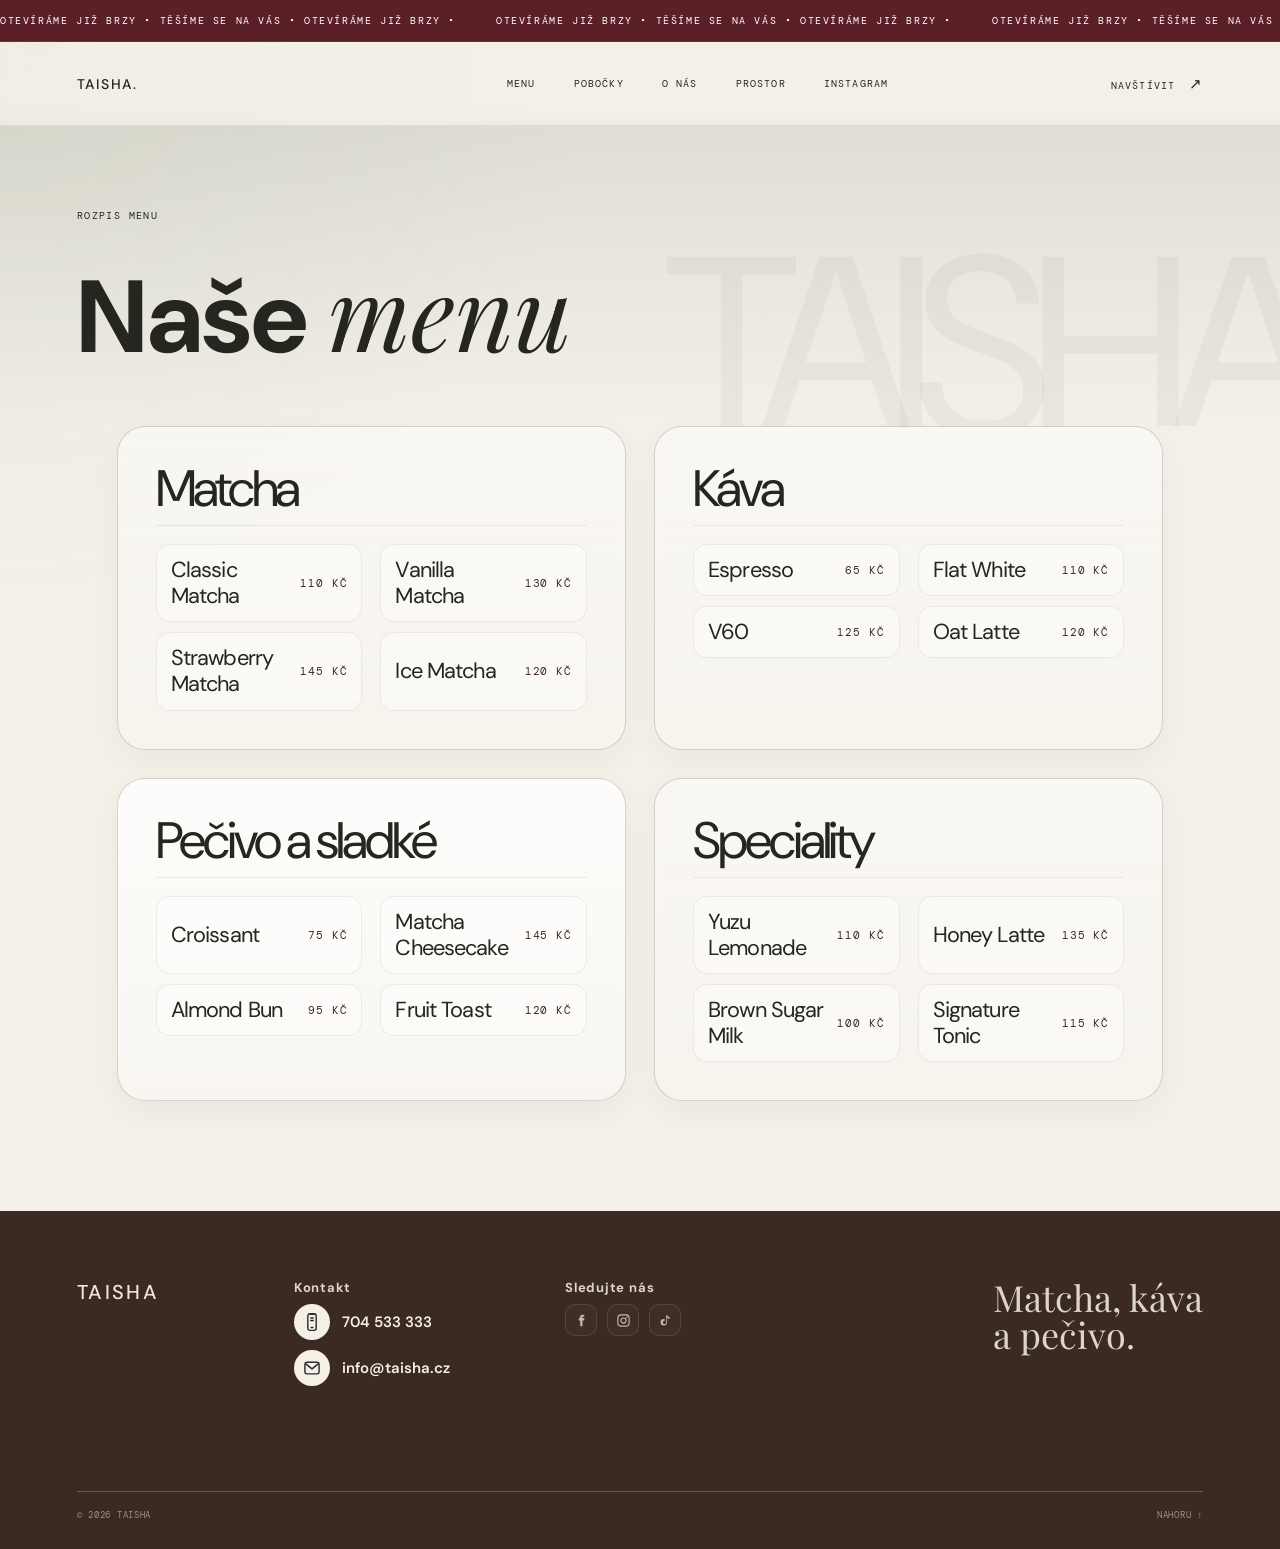
<file: menu.html>
<!doctype html>
<html lang="cs">
  <head>
    <meta charset="UTF-8" />
    <meta name="viewport" content="width=device-width, initial-scale=1.0" />
    <meta name="description" content="Taisha — rozpis menu. Matcha, káva, pečivo a sladké speciality." />
    <title>Taisha — Rozpis menu</title>
    <link rel="icon" type="image/png" href="img/logo.png" />
    <link rel="stylesheet" href="style.css?v=2">
    <link rel="stylesheet" href="menu-page.css?v=2">
  </head>
  <body class="menu-page-body">
    <div class="announcement-bar" aria-label="Announcement">
      <div class="announcement-track">
        <div class="announcement-group" aria-label="Otevíráme brzy">
          <span>OTEVÍRÁME JIŽ BRZY • TĚŠÍME SE NA VÁS • OTEVÍRÁME JIŽ BRZY •</span>
          <span>OTEVÍRÁME JIŽ BRZY • TĚŠÍME SE NA VÁS • OTEVÍRÁME JIŽ BRZY •</span>
        </div>
        <div class="announcement-group" aria-hidden="true">
          <span>OTEVÍRÁME JIŽ BRZY • TĚŠÍME SE NA VÁS • OTEVÍRÁME JIŽ BRZY •</span>
          <span>OTEVÍRÁME JIŽ BRZY • TĚŠÍME SE NA VÁS • OTEVÍRÁME JIŽ BRZY •</span>
        </div>
      </div>
    </div>

    <header class="site-header" id="top">
      <a class="brand" href="index.html" aria-label="Taisha — domů">TAISHA<span class="brand-dot">.</span></a>
      <nav class="desktop-nav" aria-label="Hlavní navigace">
        <a href="menu.html">Menu</a>
        <a href="index.html#locations">Pobočky</a>
        <a href="index.html#about">O nás</a>
        <a href="index.html#space">Prostor</a>
        <a href="https://www.instagram.com/taisha.cafe/" target="_blank" >Instagram</a>
      </nav>
      <a class="header-visit" href="index.html#find-us">Navštívit <span>↗</span></a>
      <button class="menu-toggle" type="button" aria-label="Otevřít menu" aria-expanded="false">
        <span></span><span></span>
      </button>
    </header>

    <main class="page-shell">
      <section class="menu-page-hero section-pad">
        <p class="eyebrow">Rozpis menu</p>
        <h1>Naše <em>menu</em></h1>
      </section>

      <section class="menu-catalog section-pad">
        <article class="menu-category">
          <div class="menu-category-head">
            <h2>Matcha</h2>
          </div>
          <div class="menu-products">
            <div class="menu-product">
              <span class="menu-item-name">Classic Matcha</span>
              <span class="menu-item-price">110 Kč</span>
            </div>
            <div class="menu-product">
              <span class="menu-item-name">Vanilla Matcha</span>
              <span class="menu-item-price">130 Kč</span>
            </div>
            <div class="menu-product">
              <span class="menu-item-name">Strawberry Matcha</span>
              <span class="menu-item-price">145 Kč</span>
            </div>
            <div class="menu-product">
              <span class="menu-item-name">Ice Matcha</span>
              <span class="menu-item-price">120 Kč</span>
            </div>
          </div>
        </article>

        <article class="menu-category">
          <div class="menu-category-head">
            <h2>Káva</h2>
          </div>
          <div class="menu-products">
            <div class="menu-product">
              <span class="menu-item-name">Espresso</span>
              <span class="menu-item-price">65 Kč</span>
            </div>
            <div class="menu-product">
              <span class="menu-item-name">Flat White</span>
              <span class="menu-item-price">110 Kč</span>
            </div>
            <div class="menu-product">
              <span class="menu-item-name">V60</span>
              <span class="menu-item-price">125 Kč</span>
            </div>
            <div class="menu-product">
              <span class="menu-item-name">Oat Latte</span>
              <span class="menu-item-price">120 Kč</span>
            </div>
          </div>
        </article>

        <article class="menu-category menu-featured">
          <div class="menu-category-head">
            <h2>Pečivo a sladké</h2>
          </div>
          <div class="menu-products">
            <div class="menu-product">
              <span class="menu-item-name">Croissant</span>
              <span class="menu-item-price">75 Kč</span>
            </div>
            <div class="menu-product">
              <span class="menu-item-name">Matcha Cheesecake</span>
              <span class="menu-item-price">145 Kč</span>
            </div>
            <div class="menu-product">
              <span class="menu-item-name">Almond Bun</span>
              <span class="menu-item-price">95 Kč</span>
            </div>
            <div class="menu-product">
              <span class="menu-item-name">Fruit Toast</span>
              <span class="menu-item-price">120 Kč</span>
            </div>
          </div>
        </article>

        <article class="menu-category">
          <div class="menu-category-head">
            <h2>Speciality</h2>
          </div>
          <div class="menu-products">
            <div class="menu-product">
              <span class="menu-item-name">Yuzu Lemonade</span>
              <span class="menu-item-price">110 Kč</span>
            </div>
            <div class="menu-product">
              <span class="menu-item-name">Honey Latte</span>
              <span class="menu-item-price">135 Kč</span>
            </div>
            <div class="menu-product">
              <span class="menu-item-name">Brown Sugar Milk</span>
              <span class="menu-item-price">100 Kč</span>
            </div>
            <div class="menu-product">
              <span class="menu-item-name">Signature Tonic</span>
              <span class="menu-item-price">115 Kč</span>
            </div>
          </div>
        </article>
      </section>
    </main>

    <footer class="site-footer" id="instagram">
      <div class="footer-top">
        <a class="brand footer-brand" href="index.html">TAISHA<span class="brand-dot">.</span></a>

        <div class="footer-meta">
          <div class="footer-contact">
            <h4>Kontakt</h4>
            <ul>
              <li class="contact-item contact-phone">
                <svg width="16" height="16" viewBox="0 0 24 24" fill="none" stroke="currentColor" stroke-width="1.7" stroke-linecap="round" stroke-linejoin="round" aria-hidden="true"><path d="M7 4.5a2.5 2.5 0 0 1 2.5-2.5h5A2.5 2.5 0 0 1 17 4.5v15A2.5 2.5 0 0 1 14.5 22h-5A2.5 2.5 0 0 1 7 19.5v-15Z"/><path d="M9.5 2.8h5"/><path d="M11 18.5h2"/><path d="M10.5 7.2h3"/><path d="M10.5 10.2h3"/></svg>
                <a href="tel:704533333">704 533 333</a>
              </li>
              <li class="contact-item contact-email">
                <svg width="16" height="16" viewBox="0 0 24 24" fill="none" stroke="currentColor" stroke-width="1.7" stroke-linecap="round" stroke-linejoin="round" aria-hidden="true"><path d="M3.5 7.5A2.5 2.5 0 0 1 6 5h12a2.5 2.5 0 0 1 2.5 2.5v9A2.5 2.5 0 0 1 18 19H6a2.5 2.5 0 0 1-2.5-2.5v-9Z"/><path d="m4.5 7 7.5 6 7.5-6"/></svg>
                <a href="mailto:info@taisha.cz">info@taisha.cz</a>
              </li>
            </ul>
          </div>

          <div class="footer-socials">
            <h4>Sledujte nás</h4>
            <div class="footer-social-grid">
              <div class="social-branch">
                <div class="social-links">
                  <a href="https://www.facebook.com" target="_blank" rel="noreferrer" class="social-link social-facebook" aria-label="Facebook">
                    <svg viewBox="0 0 24 24" aria-hidden="true"><path d="M13.5 8.5V6.8c0-.9.6-1.3 1.3-1.3h1.6V2.8h-2.8c-2.7 0-3.9 1.7-3.9 3.9v1.8H7.5v3.4h2.4V21h3.6v-9.1h2.7l.4-3.4h-3.1Z" fill="currentColor"/></svg>
                  </a>
                  <a href="https://www.instagram.com/taisha.cafe" target="_blank" rel="noreferrer" class="social-link social-instagram" aria-label="Instagram">
                    <svg viewBox="0 0 24 24" aria-hidden="true"><rect x="3" y="3" width="18" height="18" rx="5" fill="none" stroke="currentColor" stroke-width="1.8"/><circle cx="12" cy="12" r="4.1" fill="none" stroke="currentColor" stroke-width="1.8"/><circle cx="17.3" cy="6.7" r="1.2" fill="currentColor"/></svg>
                  </a>
                  <a href="https://www.tiktok.com/@taisha.cafe" target="_blank" rel="noreferrer" class="social-link social-tiktok" aria-label="TikTok">
                    <svg viewBox="0 0 24 24" aria-hidden="true"><path d="M14.5 3.2c.8 2 2.2 3.1 4.4 3.4v2.7c-1.7-.1-3.2-.7-4.4-1.8v7.1a5.2 5.2 0 1 1-5.2-5.2c.5 0 .9.1 1.3.2v2.8a2.7 2.7 0 1 0 2.6 2.7V3.2h1.3Z" fill="currentColor"/></svg>
                  </a>
                </div>
              </div>
            </div>
          </div>
        </div>

        <p class="footer-tagline">Matcha, káva<br />a pečivo.</p>
      </div>
      <div class="footer-bottom"><span>© 2026 Taisha</span><a href="#top">Nahoru ↑</a></div>
    </footer>

    <div class="mobile-menu" aria-hidden="true">
      <nav>
        <a href="menu.html">Menu</a>
        <a href="index.html#locations">Pobočky</a>
        <a href="index.html#about">O nás</a>
        <a href="index.html#space">Prostor</a>
        <a href="index.html#instagram">Instagram</a>
      </nav>
    </div>

    <script>
      const header = document.querySelector('.site-header');
      const menuToggle = document.querySelector('.menu-toggle');
      const mobileMenu = document.querySelector('.mobile-menu');

      window.addEventListener('scroll', () => header.classList.toggle('scrolled', window.scrollY > 24));
      menuToggle.addEventListener('click', () => {
        const isOpen = document.body.classList.toggle('menu-open');
        menuToggle.setAttribute('aria-expanded', isOpen);
        mobileMenu.setAttribute('aria-hidden', !isOpen);
      });
      document.querySelectorAll('.mobile-menu a').forEach((link) => link.addEventListener('click', () => {
        document.body.classList.remove('menu-open');
        menuToggle.setAttribute('aria-expanded', 'false');
        mobileMenu.setAttribute('aria-hidden', 'true');
      }));
    </script>
  </body>
</html>
</file>
<file: style.css>
@import url('https://fonts.googleapis.com/css2?family=DM+Mono:wght@400&family=DM+Sans:wght@400;500&family=Playfair+Display:ital,wght@0,400;0,500;1,400;1,500&display=swap');

:root { font-family: 'DM Sans', sans-serif; color: #25261f; background: #f4f0e8; font-synthesis: none; text-rendering: optimizeLegibility; -webkit-font-smoothing: antialiased; --ink: #25261f; --sage: #3B2A21; --sage-dark: #3B2A21; --wood: #3B2A21; --cream: #f4f0e8; --paper: #ebe5d9; --line: rgba(37,38,31,.22); }
* { box-sizing: border-box; }
html { scroll-behavior: smooth; }
body { margin: 0; min-width: 320px; background: var(--cream); }
a { color: inherit; text-decoration: none; }
button { font: inherit; }
img { display: block; width: 100%; height: 100%; object-fit: cover; }
.section-pad { padding-left: clamp(24px, 6vw, 96px); padding-right: clamp(24px, 6vw, 96px); }
.announcement-bar {
  position: fixed;
  top: 0;
  left: 0;
  z-index: 30;
  width: 100%;
  height: 42px;
  overflow: hidden;
  background: #5B1F28;
  color: #FFFFFF;
  border-bottom: 1px solid rgba(255,255,255,.08);
}

.announcement-track {
  display: inline-flex;
  align-items: center;
  width: max-content;
  height: 100%;
  white-space: nowrap;
  will-change: transform;
  animation: announcement-marquee 18s linear infinite;
}

.announcement-group {
  display: inline-flex;
  align-items: center;
  flex-shrink: 0;
}

.announcement-track span {
  display: inline-flex;
  align-items: center;
  justify-content: center;
  height: 100%;
  padding-right: 2.5rem;
  font-family: 'DM Mono', monospace;
  font-size: clamp(8px, 1.1vw, 10px);
  line-height: 1;
  letter-spacing: .16em;
  text-transform: uppercase;
}

@keyframes announcement-marquee {
  from { transform: translate3d(0, 0, 0); }
  to { transform: translate3d(-50%, 0, 0); }
}

.site-header { position: fixed; z-index: 10; top: 42px; left: 0; width: 100%; height: 84px; display: flex; align-items: center; justify-content: space-between; padding: 0 clamp(24px, 6vw, 96px); color: #f7f3eb; background: transparent; border-bottom: none; backdrop-filter: none; transition: background .4s, color .4s, box-shadow .4s; }
.site-header.scrolled { color: var(--ink); background: rgba(244,240,232,.94); box-shadow: 0 1px 0 var(--line); backdrop-filter: blur(14px); }
.brand { letter-spacing: .12em; font-size: 14px; font-weight: 500; }
.brand-dot { color: #3B2A21; }
.desktop-nav { display: flex; gap: clamp(20px, 3vw, 48px); margin-left: 13%; }
.desktop-nav a, .header-visit { font-family: 'DM Mono', monospace; text-transform: uppercase; font-size: 10px; letter-spacing: .11em; transition: opacity .25s; }
.desktop-nav a:hover, .header-visit:hover, .text-link:hover { opacity: .55; }
.header-visit span, .text-link span, .button span, .footer-social span { font-size: 15px; margin-left: 7px; }
.menu-toggle { display: none; border: 0; color: inherit; background: transparent; padding: 8px 0 8px 8px; cursor: pointer; }
.menu-toggle span { display: block; width: 23px; height: 1px; margin: 5px 0; background: currentColor; transition: transform .3s; }
.hero { position: relative; min-height: 100vh; padding-top: 150px; padding-bottom: 95px; display: grid; grid-template-columns: minmax(260px, .8fr) minmax(470px, 1.2fr); gap: 8%; align-items: center; background: var(--sage-dark); color: #f7f3eb; overflow: hidden; }
.hero::after { content: 'TAISHA'; position: absolute; right: -5vw; bottom: -5vw; color: rgba(244,240,232,.055); font-size: clamp(120px, 22vw, 360px); line-height: .8; letter-spacing: -.08em; font-weight: 500; pointer-events: none; }
.hero-copy { position: relative; z-index: 1; margin-top: -10px; }
.eyebrow { margin: 0 0 22px; font-family: 'DM Mono', monospace; text-transform: uppercase; letter-spacing: .14em; font-size: 10px; line-height: 1.5; }
.hero h1, h2 { margin: 0; font-weight: 400; line-height: .94; letter-spacing: -.065em; }
.hero h1 { font-size: clamp(70px, 10vw, 148px); }
h1 em, h2 em { font-family: 'Playfair Display', serif; font-weight: 400; }
.hero-intro { max-width: 305px; margin: 36px 0 40px; font-size: 14px; line-height: 1.7; color: rgba(247,243,235,.72); }
.hero-actions { display: flex; align-items: center; gap: 26px; }
.button { display: inline-flex; align-items: center; justify-content: center; padding: 15px 20px; font-family: 'DM Mono', monospace; text-transform: uppercase; letter-spacing: .08em; font-size: 10px; transition: transform .25s, background .25s, color .25s; }
.button:hover { transform: translateY(-3px); }
.button-dark { background: var(--ink); color: #f7f3eb; }
.button-dark:hover { background: #3B2A21; }
.button-outline { border: 1px solid var(--line); color: var(--ink); margin-top: 32px; }
.button-outline:hover { border-color: var(--ink); background: var(--ink); color: var(--cream); }
.text-link { font-family: 'DM Mono', monospace; font-size: 10px; letter-spacing: .08em; text-transform: uppercase; border-bottom: 1px solid currentColor; padding-bottom: 7px; transition: opacity .25s; }
.hero-visual { position: relative; z-index: 1; height: min(68vh, 700px); min-height: 480px; }
.hero-visual::after { content: ''; position: absolute; inset: 0; background: linear-gradient(180deg, transparent 58%, rgba(18,27,19,.38)); pointer-events: none; }
.hero-visual img { filter: saturate(.78); }
.hero-stamp { position: absolute; z-index: 1; right: -42px; top: 12%; width: 106px; height: 106px; border-radius: 50%; display: grid; place-items: center; text-align: center; background: #E9DED2; color: #F6F1E7; font-family: 'DM Mono', monospace; font-size: 8px; line-height: 1.25; letter-spacing: .07em; transform: rotate(12deg); }
.image-caption { position: absolute; z-index: 1; bottom: 25px; left: 25px; margin: 0; font-family: 'DM Mono', monospace; text-transform: uppercase; font-size: 9px; letter-spacing: .1em; line-height: 1.7; color: rgba(247,243,235,.8); }
.image-caption span { color: rgba(247,243,235,.55); }
.scroll-note { position: absolute; bottom: 34px; left: clamp(24px, 6vw, 96px); display: flex; align-items: center; gap: 13px; font-family: 'DM Mono', monospace; text-transform: uppercase; letter-spacing: .1em; font-size: 9px; color: rgba(247,243,235,.62); }
.scroll-line { width: 38px; height: 1px; background: currentColor; }
.locations { padding-top: clamp(100px, 13vw, 190px); padding-bottom: clamp(100px, 13vw, 180px); }
.section-heading { display: flex; justify-content: space-between; align-items: flex-end; margin-bottom: 74px; }
h2 { font-size: clamp(52px, 7.2vw, 108px); }
.location-grid { display: grid; grid-template-columns: 1fr 1fr; gap: clamp(20px, 6vw, 96px); }
.location-card:nth-child(2) { margin-top: 120px; }
.card-image { height: clamp(300px, 36vw, 530px); position: relative; overflow: hidden; }
.card-image img, .menu-image img, .story-image img, .gallery-item img { transition: transform .8s cubic-bezier(.2,.7,.2,1); }
.location-card:hover img, .menu-image:hover img, .gallery-item:hover img, .story-image:hover img { transform: scale(1.04); }
.card-number { position: absolute; top: 20px; left: 20px; padding: 8px 10px; background: var(--cream); font-family: 'DM Mono', monospace; font-size: 10px; }
.coming-badge { display: inline-block; background: var(--wood); color: var(--cream); padding: 6px 10px; border-radius: 999px; font-family: 'DM Mono', monospace; font-size: 10px; letter-spacing: .08em; }

.coming-overlay { position: absolute; left: 50%; top: 50%; transform: translate(-50%, -50%); background: rgba(37,38,31,.78); color: var(--cream); padding: 12px 18px; border-radius: 12px; display: flex; flex-direction: column; align-items: center; gap: 6px; text-align: center; box-shadow: 0 6px 20px rgba(0,0,0,.25); }
.coming-overlay small { display: block; font-family: 'DM Mono', monospace; font-size: 11px; color: rgba(247,243,235,.85); }
.card-image img { transition: transform .8s cubic-bezier(.2,.7,.2,1), filter .3s ease; }
.card-image .coming-overlay + .card-number, .card-image .coming-overlay { z-index: 3; }
.card-image .coming-overlay ~ img { filter: brightness(.6) saturate(.7); }

@media (max-width: 800px) { .coming-overlay { padding: 10px 14px; } }

/* Stronger coming-soon visual treatment */
.location-card.coming-soon { border: 1px solid rgba(37,38,31,.03); background: transparent; }
.location-card.coming-soon .card-image img { filter: grayscale(.35) brightness(.82) saturate(.65); transform: scale(1.01); }
.location-card.coming-soon .card-image::after { content: ''; position: absolute; inset: 0; background: linear-gradient(180deg, rgba(18,27,19,.12), rgba(18,27,19,.08)); border-radius: 0; pointer-events: none; }
.location-card.coming-soon .circle-arrow { display: none; }
.location-card.coming-soon .card-content { opacity: 0.98; }
.location-card.coming-soon:hover .card-image img { transform: none; }
.location-card.coming-soon .coming-overlay { background: linear-gradient(180deg, rgba(37,38,31,.7), rgba(37,38,31,.6)); backdrop-filter: blur(2px); }

/* Make badge text stand out */
.coming-badge { letter-spacing: .12em; font-weight: 600; }

.location-card.coming-soon { position: relative; }
.location-card.coming-soon .card-image, .location-card.coming-soon .card-content { position: relative; z-index: 1; }
.location-card.coming-soon .coming-label { position: relative; z-index: 3; font-family: 'DM Mono', monospace; font-size: 11px; letter-spacing: .08em; color: var(--sage-dark); margin-bottom: 6px; opacity: 1; }
.location-card.coming-soon .coming-note { margin-top: 8px; font-family: 'DM Mono', monospace; font-size: 13px; color: #6b6b63; }
.location-card.coming-soon .coming-badge { background: transparent; color: var(--wood); padding: 0; border-radius: 0; font-weight: 700; }

/* Dim only textual content; keep card background unchanged */
.location-card.coming-soon .card-content { color: rgba(37,38,31,0.62); }
.location-card.coming-soon .card-content h3,
.location-card.coming-soon .card-content p,
.location-card.coming-soon .card-content .eyebrow { opacity: 0.62; }
.location-card.coming-soon .card-content .coming-label { opacity: 1; }
.location-card.coming-soon .card-content .coming-badge { opacity: 1; }
.location-card.coming-soon .card-image img { filter: grayscale(.2) brightness(.9) saturate(.75); }

/* Find-us row coming-soon treatment */
.find-row.coming-soon { position: relative; }
.find-row.coming-soon .coming-label { font-family: 'DM Mono', monospace; font-size: 11px; letter-spacing: .08em; color: var(--sage-dark); margin-bottom: 6px; }
.find-row.coming-soon .coming-badge { background: transparent; color: var(--wood); padding: 0 6px; border-radius: 6px; font-weight: 700; }
.find-row.coming-soon h3, .find-row.coming-soon p, .find-row.coming-soon .find-hours p { opacity: 0.62; color: rgba(37,38,31,0.62); }
.find-row.coming-soon .circle-arrow { display: none; }

/* Footer contact styles */
.footer-top { display: flex; gap: 28px; align-items: flex-start; flex-wrap: wrap; }
.footer-meta { display: flex; gap: clamp(28px, 4vw, 64px); flex-wrap: wrap; align-items: flex-start; }
.footer-contact { min-width: 220px; }
.footer-contact h4,
.footer-socials h4 { margin: 0 0 8px 0; font-size: 13px; letter-spacing: .06em; color: rgba(238,232,219,.9); }
.footer-contact ul { list-style: none !important; padding: 0; margin: 0; display: flex; flex-direction: column; gap: 10px; }
.contact-item { display: flex; gap: 12px; align-items: center; color: var(--cream); font-size: 15px; }
.contact-item svg { flex: 0 0 36px; height: 36px; width: 36px; color: #2b2b2b; background: #f4f0e8; padding: 7px; border-radius: 50%; border: 1px solid rgba(255,255,255,.08); transition: background .18s ease, color .18s ease, transform .12s ease, box-shadow .18s ease; }
.contact-item:hover svg { transform: translateY(-3px); box-shadow: 0 8px 24px rgba(0,0,0,0.12); }
.contact-phone:hover svg { background: var(--wood); color: #fff; }
.contact-email:hover svg { background: #2d9cdb; color: #fff; }
.contact-item a { color: var(--cream); text-decoration: none; font-weight: 600; }

.footer-socials { min-width: 300px; }
.footer-social-grid { display: flex; flex-wrap: wrap; gap: 18px 30px; }
.social-branch { min-width: 150px; }
.social-branch p { margin: 0 0 10px; font-size: 12px; font-weight: 500; letter-spacing: .08em; text-transform: uppercase; color: rgba(238,232,219,.72); }
.social-links { display: flex; gap: 10px; }
.social-link { display: inline-flex; align-items: center; justify-content: center; width: 32px; height: 32px; border-radius: 10px; background: rgba(255,255,255,.02); border: 1px solid rgba(238,232,219,.12); color: rgba(238,232,219,.75); transition: transform .2s ease, border-color .25s ease, color .25s ease, background .25s ease, box-shadow .25s ease; }
.social-link svg { width: 15px; height: 15px; }
.social-link:hover { transform: translateY(-2px); box-shadow: 0 10px 18px rgba(0,0,0,0.12); }
.social-facebook:hover { background: #1877F2; color: #fff; border-color: #1877F2; }
.social-instagram:hover { background: linear-gradient(135deg,#f58529 0%,#dd2a7b 35%,#8134af 65%,#515bd4 100%); color: #fff; border-color: transparent; }
.social-tiktok:hover { background: linear-gradient(135deg,#010101 0%,#69C9D0 32%,#EE1D52 100%); color: #fff; border-color: transparent; }

.footer-tagline { margin: 0; color: rgba(238,232,219,.9); }
.card-content { position: relative; display: grid; grid-template-columns: 1fr 42px; gap: 12px; padding-top: 23px; }
.card-content .eyebrow { margin-bottom: 12px; color: var(--sage); }
h3 { margin: 0; font-weight: 400; font-size: clamp(26px, 3vw, 42px); letter-spacing: -.04em; }
.circle-arrow { width: 40px; height: 40px; display: grid; place-items: center; border: 1px solid var(--line); border-radius: 50%; font-size: 19px; transition: background .25s, color .25s, transform .25s; }
.circle-arrow:hover { background: var(--sage); color: var(--cream); border-color: var(--sage); transform: rotate(45deg); }
.location-meta { grid-column: 1 / -1; margin: 17px 0 0; font-size: 12px; line-height: 1.7; color: #5d5c52; }
.location-meta span { color: #979283; }
.menu-section { padding-top: clamp(90px, 11vw, 170px); padding-bottom: clamp(90px, 12vw, 180px); background: var(--paper); }
.menu-top { display: flex; justify-content: space-between; align-items: flex-end; margin-bottom: 75px; }
.menu-note { margin: 0 6% 4px 0; color: #6c6b60; font-size: 14px; line-height: 1.6; }
.menu-layout { display: grid; grid-template-columns: 1.1fr .9fr; gap: clamp(40px, 9vw, 150px); align-items: start; }
.menu-row { display: grid; grid-template-columns: 1fr 1.1fr 25px; align-items: center; min-height: 105px; border-top: 1px solid var(--line); }
.menu-row:last-of-type { border-bottom: 1px solid var(--line); }
.menu-row > div { display: flex; align-items: center; gap: 27px; }
.menu-index { font-family: 'DM Mono', monospace; font-size: 10px; color: var(--sage); }
.menu-row h3 { font-size: clamp(23px, 3vw, 39px); }
.menu-row p { margin: 0; font-family: 'DM Mono', monospace; text-transform: uppercase; font-size: 9px; color: #858277; letter-spacing: .04em; }
.menu-plus { font-size: 22px; font-weight: 300; color: var(--sage); }
.menu-image { position: relative; height: 500px; overflow: hidden; }
.menu-image::after { content: ''; position: absolute; inset: 0; background: linear-gradient(180deg, transparent 55%, rgba(40,40,29,.5)); }
.menu-image span { position: absolute; z-index: 1; bottom: 22px; left: 24px; font-family: 'Playfair Display', serif; color: #f7f3eb; font-size: 24px; line-height: 1.05; }
.story { display: grid; grid-template-columns: .93fr 1fr; gap: clamp(50px, 12vw, 190px); align-items: center; padding-top: clamp(100px, 14vw, 210px); padding-bottom: clamp(100px, 14vw, 210px); }
.story-image { height: min(52vw, 680px); min-height: 430px; position: relative; }
.story-image::before { content: ''; position: absolute; z-index: -1; inset: -25px 25px 25px -25px; border: 1px solid #b3aa9a; }
.story-image img { filter: saturate(.7); }
.vertical-label { position: absolute; right: -52px; bottom: 55px; transform: rotate(-90deg); font-family: 'DM Mono', monospace; text-transform: uppercase; font-size: 9px; letter-spacing: .13em; color: #777367; }
.story-copy { max-width: 475px; }
.story-copy h2 { margin-bottom: 35px; }
.story-copy > p:not(.eyebrow) { max-width: 320px; margin: 0 0 38px; font-size: 15px; line-height: 1.8; color: #68665c; }
.space-section { background: var(--sage-dark); color: #f6f1e6; padding-top: clamp(90px, 12vw, 165px); padding-bottom: clamp(90px, 12vw, 165px); overflow: hidden; }
.space-heading { display: flex; justify-content: space-between; align-items: flex-end; padding-bottom: 73px; }
.space-heading .eyebrow { color: #F6F1E7; }
.space-heading h2 { font-size: clamp(46px, 6.8vw, 100px); }
.gallery { display: grid; grid-template-columns: 1.42fr .85fr .78fr; gap: 16px; padding: 0 clamp(24px, 6vw, 96px); align-items: end; }
.gallery-item { position: relative; overflow: hidden; }
.gallery-item::after { content: ''; position: absolute; inset: 0; background: linear-gradient(180deg, transparent 55%, rgba(20,29,20,.52)); }
.gallery-wide { height: clamp(330px, 42vw, 580px); }
.gallery-tall { height: clamp(270px, 35vw, 480px); }
.gallery-small { height: clamp(220px, 27vw, 370px); }
.gallery-item span { position: absolute; z-index: 1; left: 16px; bottom: 15px; font-family: 'DM Mono', monospace; text-transform: uppercase; font-size: 9px; letter-spacing: .08em; color: rgba(247,243,235,.8); }
.find-us { padding-top: clamp(100px, 14vw, 190px); padding-bottom: clamp(90px, 13vw, 170px); display: grid; grid-template-columns: .7fr 1.3fr; gap: clamp(50px, 10vw, 150px); }
.find-heading > p:last-child { margin-top: 35px; font-size: 14px; color: #747166; }
.find-row { display: grid; grid-template-columns: 42px 1.1fr 1fr 40px; gap: 16px; align-items: center; min-height: 140px; border-top: 1px solid var(--line); }
.find-row:last-child { border-bottom: 1px solid var(--line); }
.find-number { font-family: 'DM Mono', monospace; font-size: 10px; color: var(--sage); }
.find-row h3 { font-size: 31px; margin-bottom: 11px; }
.find-row p { margin: 0; font-size: 12px; line-height: 1.6; color: #6c6a60; }
.find-hours span { display: block; margin-bottom: 8px; font-family: 'DM Mono', monospace; text-transform: uppercase; font-size: 9px; letter-spacing: .1em; color: var(--sage); }
.site-footer { padding: 68px clamp(24px, 6vw, 96px) 28px; background: #3B2A21; color: #eee8db; }
.footer-top { display: flex; justify-content: space-between; align-items: flex-start; padding-bottom: 105px; }
.footer-brand { font-size: 20px; }
.footer-top p { margin: 0; font-family: 'Playfair Display', serif; font-size: clamp(21px, 3vw, 36px); line-height: 1.02; }
.footer-social { font-family: 'DM Mono', monospace; text-transform: uppercase; font-size: 10px; letter-spacing: .08em; }
.footer-bottom { display: flex; justify-content: space-between; padding-top: 17px; border-top: 1px solid rgba(238,232,219,.25); font-family: 'DM Mono', monospace; text-transform: uppercase; font-size: 9px; letter-spacing: .08em; color: rgba(238,232,219,.55); }
.mobile-menu { display: none; }
.reveal { opacity: 0; transform: translateY(24px); transition: opacity .8s ease, transform .8s ease; }
.reveal-delay { transition-delay: .12s; }
.reveal.is-visible { opacity: 1; transform: translateY(0); }
@media (max-width: 800px) { .desktop-nav, .header-visit { display: none; } .menu-toggle { display: block; } .site-header { height: 72px; } .hero { min-height: auto; padding-top: 130px; padding-bottom: 110px; grid-template-columns: 1fr; gap: 60px; } .hero::after { right: -10vw; bottom: -1vw; } .hero-visual { min-height: 420px; height: 105vw; max-height: 600px; } .hero-stamp { right: 15px; top: -25px; } .scroll-note { bottom: 35px; } .section-heading, .menu-top, .space-heading { display: block; } .section-heading { margin-bottom: 50px; } .section-heading h2, .menu-top h2 { margin-top: 35px; } .menu-note { margin: 35px 0 0; } .location-grid { grid-template-columns: 1fr; gap: 70px; } .location-card:nth-child(2) { margin-top: 0; } .card-image { height: 110vw; max-height: 560px; } .menu-layout { grid-template-columns: 1fr; gap: 50px; } .menu-image { height: 100vw; max-height: 550px; } .story { grid-template-columns: 1fr; gap: 75px; } .story-image { width: calc(100% - 25px); height: 105vw; max-height: 600px; } .space-heading { padding-bottom: 50px; } .space-heading h2 { margin-top: 35px; } .gallery { grid-template-columns: 1fr 1fr; gap: 10px; } .gallery-wide { grid-column: 1 / -1; height: 72vw; } .gallery-tall, .gallery-small { height: 55vw; } .find-us { grid-template-columns: 1fr; gap: 65px; } .find-row { grid-template-columns: 30px 1fr 38px; gap: 10px; min-height: 125px; } .find-hours { grid-column: 2; } .find-row .circle-arrow { grid-column: 3; grid-row: 1 / 3; } .footer-top { padding-bottom: 80px; flex-wrap: wrap; gap: 35px; } .footer-top p { order: 3; width: 100%; } .footer-bottom { gap: 18px; flex-wrap: wrap; } .mobile-menu { position: fixed; z-index: 9; inset: 0; display: flex; align-items: center; justify-content: center; background: var(--sage-dark); color: var(--cream); opacity: 0; visibility: hidden; transition: opacity .3s, visibility .3s; } .mobile-menu nav { display: flex; flex-direction: column; align-items: center; gap: 22px; } .mobile-menu a { font-family: 'Playfair Display', serif; font-size: 32px; } .menu-open .mobile-menu { opacity: 1; visibility: visible; } .menu-open .menu-toggle span:first-child { transform: translateY(3px) rotate(45deg); } .menu-open .menu-toggle span:last-child { transform: translateY(-3px) rotate(-45deg); } }
@media (prefers-reduced-motion: reduce) { html { scroll-behavior: auto; } .reveal { opacity: 1; transform: none; transition: none; } * { transition-duration: .01ms !important; } }
@media (max-width: 480px) { .hero h1 { font-size: clamp(52px, 13vw, 72px); } h2 { font-size: clamp(38px, 9vw, 52px); } .space-heading h2 { font-size: clamp(34px, 8vw, 48px); } .mobile-menu a { font-size: 28px; } .menu-row h3 { font-size: 22px; } .menu-row { min-height: 88px; } .menu-row > div { gap: 18px; } .find-row h3 { font-size: 24px; } .footer-top p { font-size: 22px; } .hero-intro { font-size: 14px; } .menu-note { font-size: 13px; } .story-copy > p:not(.eyebrow) { font-size: 14px; } .location-meta { font-size: 11px; } .find-row p { font-size: 12px; } }
</file>
<file: menu-page.css>
:root {
  --ink: #25261f;
  --sage: #3B2A21;
  --sage-dark: #3B2A21;
  --wood: #3B2A21;
  --cream: #f4f0e8;
  --paper: #ebe5d9;
  --line: rgba(37,38,31,.18);
  --card: rgba(255,255,255,.42);
  --card-strong: rgba(255,255,255,.72);
}

.menu-page-body {
  background:
    radial-gradient(circle at top left, rgba(99,116,91,.08), transparent 30%),
    var(--cream);
  color: var(--ink);
}

.menu-page-body .site-header {
  color: var(--ink);
  background: rgba(244,240,232,.72);
  border-bottom: 1px solid rgba(37,38,31,.08);
  backdrop-filter: blur(10px);
}

.menu-page-body .site-footer {
  background: #3B2A21;
}

.menu-page-body .site-header.scrolled {
  background: rgba(244,240,232,.94);
  box-shadow: 0 1px 0 var(--line);
  backdrop-filter: blur(14px);
}

.page-shell {
  padding-top: 120px;
}

.menu-page-hero {
  position: relative;
  padding-top: 88px;
  padding-bottom: 42px;
  background: linear-gradient(180deg, rgba(66,83,62,0.12), rgba(66,83,62,0));
  overflow: hidden;
}

.menu-page-hero::before {
  content: "TAISHA";
  position: absolute;
  right: -2vw;
  bottom: -2vw;
  font-family: 'DM Sans', sans-serif;
  font-size: clamp(120px, 20vw, 340px);
  line-height: .8;
  letter-spacing: -.08em;
  color: rgba(37,38,31,.045);
  pointer-events: none;
}

.menu-page-hero h1 {
  position: relative;
  z-index: 1;
  font-size: clamp(64px, 8vw, 120px);
  margin: 0;
}

.menu-page-hero .eyebrow {
  position: relative;
  z-index: 1;
  margin-bottom: 18px;
}

.menu-page-hero p:last-child {
  position: relative;
  z-index: 1;
  max-width: 620px;
  margin-top: 28px;
  color: #5d5c52;
  font-size: 15px;
  line-height: 1.8;
}

.menu-catalog {
  max-width: 1200px;
  margin: 0 auto;
  padding-bottom: 110px;
  display: grid;
  grid-template-columns: repeat(2, minmax(0, 1fr));
  gap: 28px;
}

.menu-category {
  position: relative;
  padding: clamp(24px, 3vw, 38px);
  border: 1px solid var(--line);
  border-radius: 28px;
  background: linear-gradient(180deg, rgba(255,255,255,.5), rgba(255,255,255,.26));
  box-shadow: 0 10px 30px rgba(37,38,31,.04);
  backdrop-filter: blur(3px);
}

.menu-category-head {
  display: flex;
  justify-content: space-between;
  align-items: end;
  gap: 18px;
  margin-bottom: 18px;
  padding-bottom: 12px;
  border-bottom: 1px solid rgba(37,38,31,.08);
}

.menu-category-head h2 {
  margin: 0;
  font-size: clamp(30px, 4vw, 52px);
  letter-spacing: -.06em;
}

.menu-products {
  display: grid;
  grid-template-columns: repeat(2, minmax(0, 1fr));
  gap: 10px 18px;
}

.menu-product {
  display: flex;
  justify-content: space-between;
  align-items: center;
  gap: 12px;
  padding: 12px 14px;
  border: 1px solid rgba(37,38,31,.08);
  border-radius: 14px;
  background: rgba(255,255,255,.38);
  transition: opacity .2s ease, border-color .2s ease;
}

.menu-product:hover {
  opacity: .8;
  border-color: rgba(99,116,91,.2);
}

.menu-item-name {
  display: block;
  font-size: clamp(16px, 1.7vw, 22px);
  letter-spacing: -.04em;
  line-height: 1.2;
  color: var(--ink);
}

.menu-item-price {
  flex-shrink: 0;
  font-family: 'DM Mono', monospace;
  font-size: 11px;
  letter-spacing: .08em;
  text-transform: uppercase;
  color: var(--sage-dark);
}

.menu-featured {
  background: linear-gradient(180deg, rgba(255,255,255,.82), rgba(255,255,255,.42));
}

@media (max-width: 980px) {
  .menu-catalog {
    grid-template-columns: 1fr;
  }

  .menu-products {
    grid-template-columns: 1fr;
  }
}

@media (max-width: 800px) {
  .page-shell {
    padding-top: 96px;
  }

  .menu-page-hero {
    padding-top: 80px;
    padding-bottom: 20px;
  }

  .menu-catalog {
    gap: 18px;
    padding-bottom: 80px;
  }

  .menu-category {
    border-radius: 22px;
    padding: 20px 18px;
  }

  .menu-category-head {
    display: block;
    padding-bottom: 12px;
    margin-bottom: 18px;
  }

  .menu-category-note {
    margin-top: 10px;
  }

  .menu-products {
    grid-template-columns: 1fr;
  }

  .menu-product {
    padding: 16px;
    min-height: 150px;
  }
}
</file>
